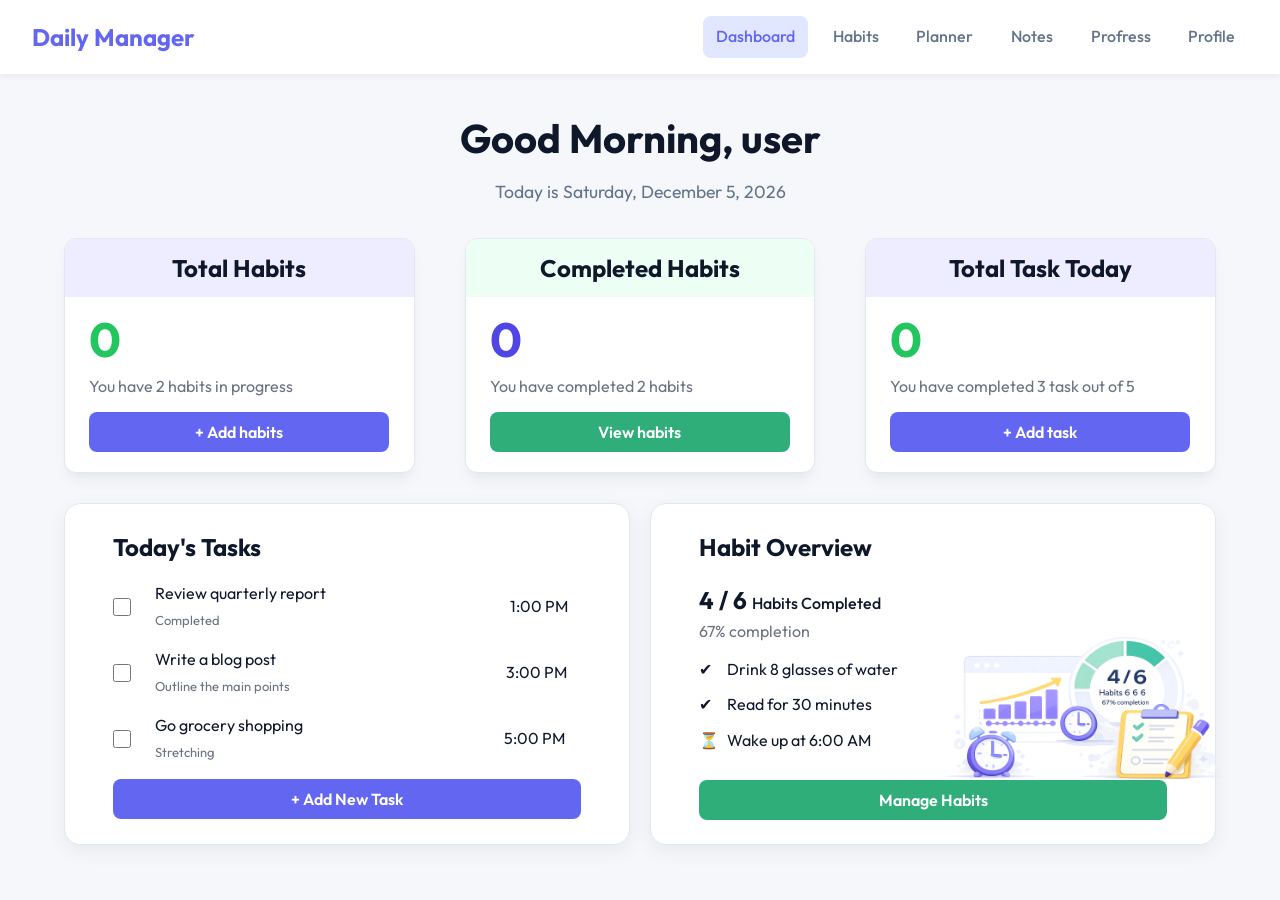
<file: Frontend/index.html>
<!doctype html>
<html lang="en">
  <head>
    <meta charset="UTF-8" />
    <meta name="viewport" content="width=device-width, initial-scale=1.0" />
    <title>Dashboard</title>
    <link rel="stylesheet" href="css/style.css" />
    <link rel="stylesheet" href="css/global.css" />
  </head>
  <body>
    <!-- NAVBAR -->
    <nav class="navbar">
      <div class="logo">Daily Manager</div>
      <ul>
        <li class="nav-links"><a href="index.html">Dashboard</a></li>
        <li class="nav-links"><a href="habit.html">Habits</a></li>
        <li class="nav-links"><a href="planner.html">Planner</a></li>
        <li class="nav-links"><a href="notes.html">Notes</a></li>
        <li class="nav-links"><a href="progress.html">Profress</a></li>
        <li class="nav-links"><a href="profile.html">Profile</a></li>
      </ul>
    </nav>

    <!-- MAIN -->
    <main class="container">
      <header class="page-header fade-in">
        <h1 class="greeting-msg" id="greeting-msg">Good Morning</h1>
        <p id="curr-date">Today is...</p>
      </header>
      <!-- STARTING -->
      <section class="card-container">
        <div class="card cards">
          <h2>Total Habits</h2>
          <h3 id="total-habits">0</h3>
          <p>You have 2 habits in progress</p>
          <button class="btn">+ Add habits</button>
        </div>
        <div class="card cards">
          <h2 id="mid">Completed Habits</h2>
          <h3 id="completed-habits">0</h3>
          <p>You have completed 2 habits</p>
          <button class="btn mid-btn">View habits</button>
        </div>
        <div class="card cards">
          <h2>Total Task Today</h2>
          <h3 id="total-task">0</h3>
          <p>You have completed 3 task out of 5</p>
          <button class="btn">+ Add task</button>
        </div>
      </section>

      <!-- SECOND -->

      <section class="bottom-section">
        <!-- Today's Tasks -->
        <div class="card tasks">
          <div class="card-header">
            <h3>Today's Tasks</h3>
          </div>

          <div class="task-item completed">
            <input type="checkbox" class="checkbox" />
            <div>
              <p class="task-title">Review quarterly report</p>
              <span class="task-status task-desc">Completed</span>
            </div>
            <span class="task-time t1">1:00 PM</span>
          </div>

          <div class="task-item">
            <input type="checkbox" class="checkbox" />
            <div>
              <p class="task-title">Write a blog post</p>
              <span class="task-desc">Outline the main points</span>
            </div>
            <span class="task-time t2">3:00 PM</span>
          </div>

          <div class="task-item">
            <input type="checkbox" class="checkbox" />
            <div>
              <p class="task-title">Go grocery shopping</p>
              <span class="task-desc">Stretching</span>
            </div>
            <span class="task-time t3">5:00 PM</span>
          </div>

          <button class="btns primary">+ Add New Task</button>
        </div>

        <!-- Habit Overview -->
        <div class="card habits">
            <div class="card-header">
                <h3>Habit Overview</h3>
              </div>
          <div class="content">
            <div>
              
              <h2>4 / 6 <span>Habits Completed</span></h2>
              <p class="percent">67% completion</p>

              <div class="habit-item completed">
                <span> ✔</span>
                <p>Drink 8 glasses of water</p>
              </div>

              <div class="habit-item completed">
                <span> ✔</span>
                <p>Read for 30 minutes</p>
              </div>

              <div class="habit-item pending">
                <span>⏳</span>
                <p>Wake up at 6:00 AM</p>
              </div>
            </div>
            <div class="img">
              <img src="image.png" alt="" />
            </div>
          </div>

          <button class="btns secondary">Manage Habits</button>
        </div>
      </section>
    </main>

    <script src="js/global.js"></script>
    <script src="js/app.js"></script>
  </body>
</html>
</file>
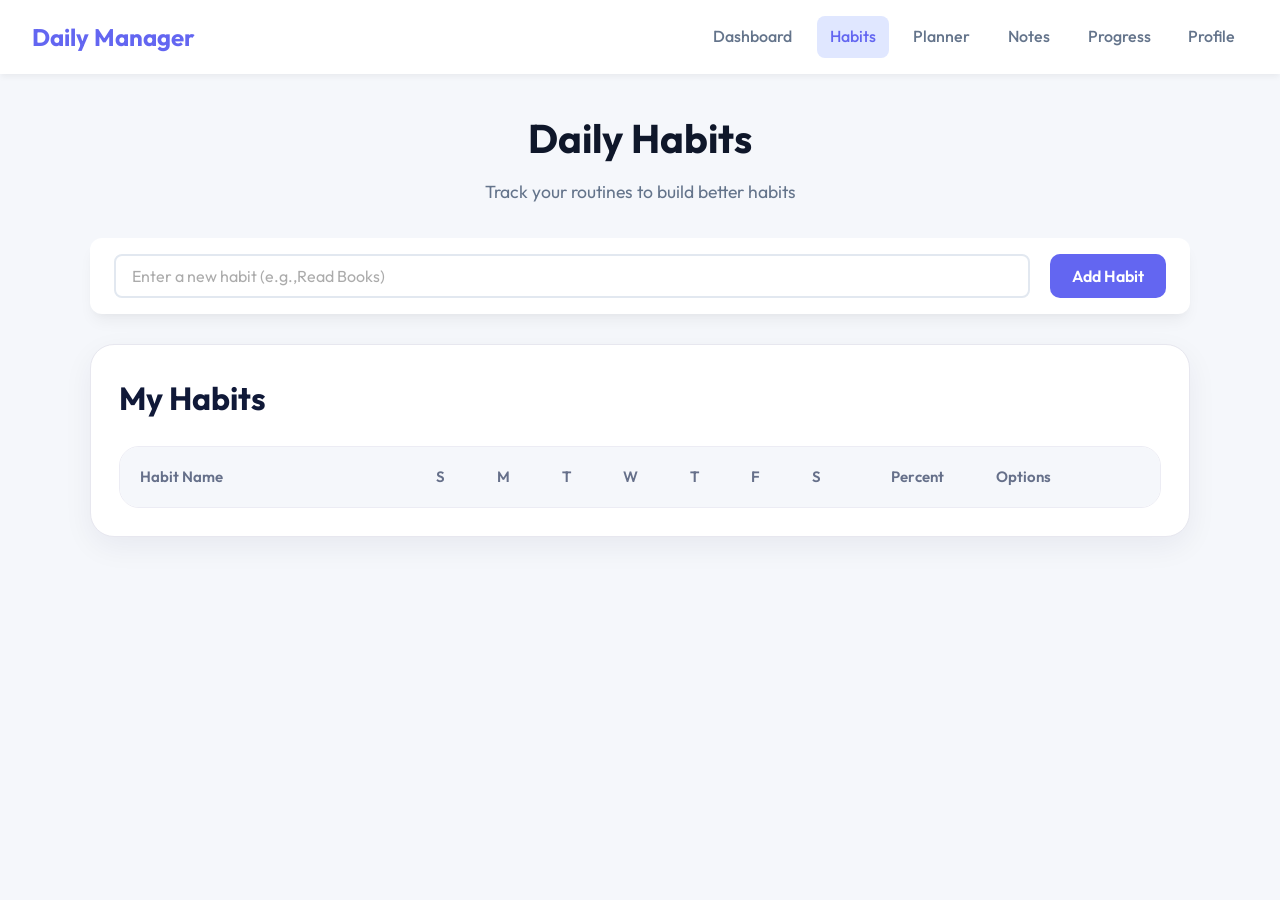
<file: Frontend/habit.html>
<!doctype html>
<html lang="en">
  <head>
    <meta charset="UTF-8" />
    <meta name="viewport" content="width=device-width, initial-scale=1.0" />
    <title>Habit</title>
    <link rel="stylesheet" href="css/habit.css" />
    <link rel="stylesheet" href="css/global.css" />
  </head>
  <body>
    <nav class="navbar">
      <div class="logo">Daily Manager</div>
      <ul>
        <li class="nav-links"><a href="index.html">Dashboard</a></li>
        <li class="nav-links"><a href="habit.html">Habits</a></li>
        <li class="nav-links"><a href="planner.html">Planner</a></li>
        <li class="nav-links"><a href="notes.html">Notes</a></li>
        <li class="nav-links"><a href="progress.html">Progress</a></li>
        <li class="nav-links"><a href="profile.html">Profile</a></li>
      </ul>
    </nav>

    <main class="container">
      <header class="page-header fade-in">
        <h1 class="greeting-msg" id="greeting-msg">Daily Habits</h1>
        <p id="curr-date">Track your routines to build better habits</p>
      </header>
      <form class="add-habits">
        <input
          id="habit-input"
          type="text"
          name="username"
          placeholder="Enter a new habit (e.g.,Read Books)"
        />
        <button class="btn add-btn" id="add-btn" type="submit">Add Habit</button>
      </form>
      <section class="my-habits">
        <div class="habits-card">
          <div class="habits-header">
            <h2>My Habits</h2>
          </div>

          <div class="habits-table">
            <div class="table-head">
              <div class="col habit-col habit-head">Habit Name</div>
              <div class="col days-head">
                <div class="col day-col">S</div>
                <div class="col day-col">M</div>
                <div class="col day-col">T</div>
                <div class="col day-col">W</div>
                <div class="col day-col">T</div>
                <div class="col day-col">F</div>
                <div class="col day-col">S</div>
              </div>
              <div class="col percent-col percent-head">Percent</div>
              <div class="col option-col">Options</div>
            </div>
            <ul id="habits-list">
              <!-- <div class="table-row">
                <div class="col habit-col habit-info">
                  <span class="habit-name">Drink water</span>
                </div>
                <div class="col day-col"><input type="checkbox" checked /></div>
                <div class="col day-col"><input type="checkbox" /></div>
                <div class="col day-col"><input type="checkbox" /></div>
                <div class="col day-col"><input type="checkbox" /></div>
                <div class="col day-col"><input type="checkbox" /></div>
                <div class="col day-col"><input type="checkbox" /></div>
                <div class="col day-col"><input type="checkbox" /></div>
                <div class="col option-col">
                  <button class="dots-btn">•••</button>
                </div>
              </div> -->
            </ul>
          </div>
        </div>
      </section>
    </main>

    <script src="js/global.js"></script>
    <script src="js/habit.js"></script>
  </body>
</html>
</file>
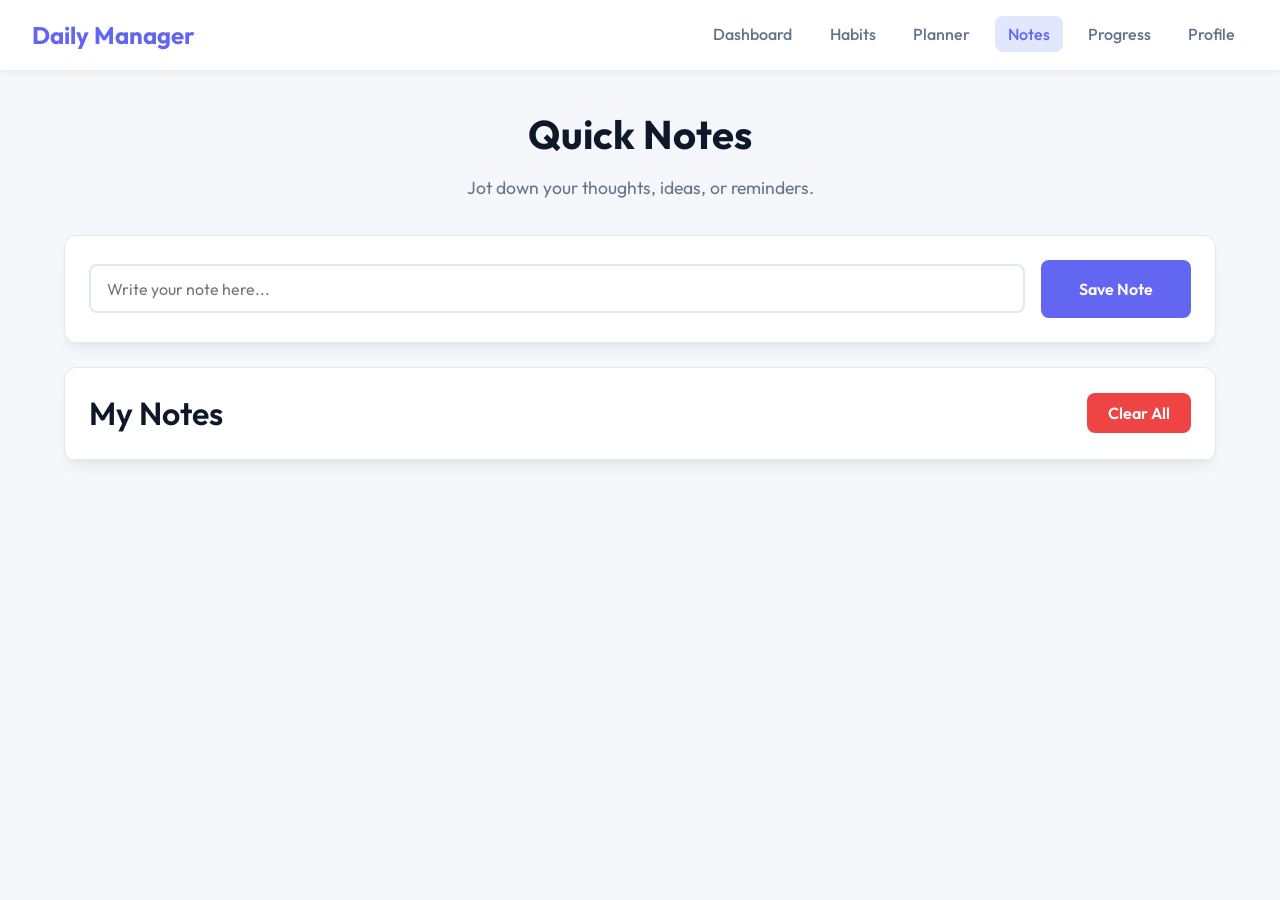
<file: Frontend/notes.html>
<!DOCTYPE html>
<html lang="en">
<head>
  <meta charset="UTF-8">
  <meta name="viewport" content="width=device-width, initial-scale=1.0">
  <title>Quick Notes</title>
  <link rel="stylesheet" href="css/global.css">
  <link rel="stylesheet" href="css/notes.css">
</head>
<body>

  <nav class="navbar">
    <div class="logo">Daily Manager</div>

    <ul class="nav-links">
      <li><a href="index.html">Dashboard</a></li>
      <li><a href="habit.html">Habits</a></li>
      <li><a href="planner.html">Planner</a></li>
      <li><a href="notes.html" class="active">Notes</a></li>
      <li><a href="progress.html">Progress</a></li>
      <li><a href="profile.html">Profile</a></li>
    </ul>
  </nav>

  <main class="container">
    <div class="page-header">
      <h1>Quick Notes</h1>
      <p>Jot down your thoughts, ideas, or reminders.</p>
    </div>

    <!-- Add Note Section -->
    <section class="card notes-input-card">
      <div class="notes-input-row">
        <input type="text" placeholder="Write your note here..." id="notes-input"></input>
        <button id="add-notes-btn">Save Note</button>
      </div>
    </section>

    <!-- My Notes Section -->
    <section class="card my-notes-card">
      <div class="my-notes-header">
        <h2>My Notes</h2>
        <button class="danger">Clear All</button>
      </div>

      <ul id="notes-list">

        <!-- <li class="note-item">
          <div class="note-text">
            <h3>Remember to call Mark in the afternoon</h3>
            <p>Added: Apr 24, 2024, 1:45 PM</p>
          </div>
          <div class="note-actions">
            <button class="action-btn edit-btn">Edit</button>
            <button class="action-btn delete-btn">Delete</button>
          </div>
        </li> -->

        <!-- <div class="note-item">
          <div class="note-text">
            <h3>Buy groceries: milk, bread, eggs, and chicken</h3>
            <p>Added: Apr 24, 2024, 11:30 AM</p>
          </div>
          <div class="note-actions">
            <button class="action-btn edit-btn">Edit</button>
            <button class="action-btn delete-btn">Delete</button>
          </div>
        </div>

        <div class="note-item">
          <div class="note-text">
            <h3>Brainstorm ideas for the upcoming presentation</h3>
            <p>Added: Apr 24, 2024, 9:00 AM</p>
          </div>
          <div class="note-actions">
            <button class="action-btn edit-btn">Edit</button>
            <button class="action-btn delete-btn">Delete</button>
          </div>
        </div>

        <div class="note-item">
          <div class="note-text">
            <h3>Plan trip itinerary for this weekend</h3>
            <p>Added: Apr 23, 2024, 10:15 AM</p>
          </div>
          <div class="note-actions">
            <button class="action-btn edit-btn">Edit</button>
            <button class="action-btn delete-btn">Delete</button>
          </div>
        </div> -->

      </ul>
    </section>
  </main>

  <script src="js/global.js"></script>
  <script src="js/notes.js"></script>
</body>
</html>
</file>
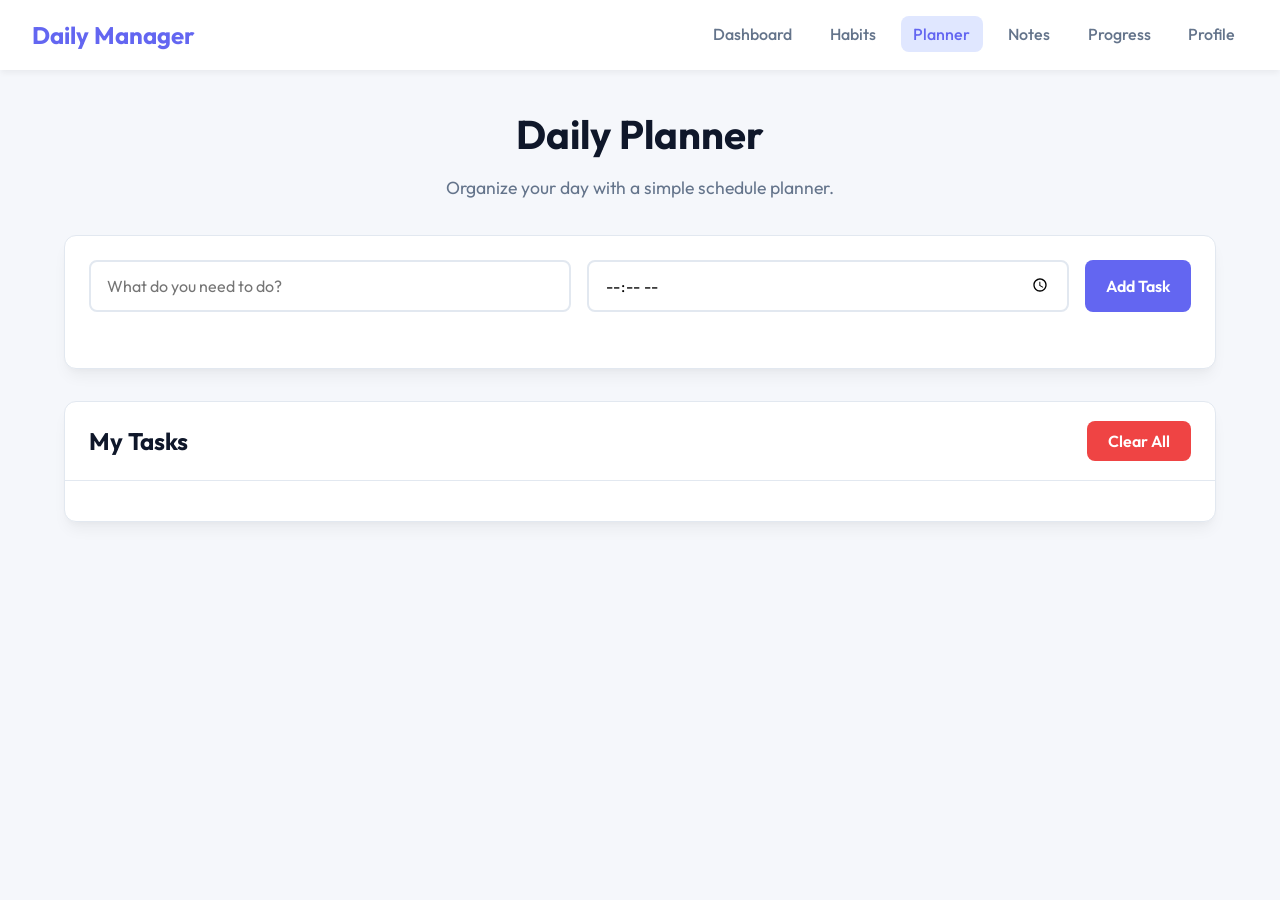
<file: Frontend/planner.html>
<!DOCTYPE html>
<html lang="en">
<head>
  <meta charset="UTF-8" />
  <meta name="viewport" content="width=device-width, initial-scale=1.0" />
  <title>Daily Planner</title>
  <link rel="stylesheet" href="css/global.css" />
  <link rel="stylesheet" href="css/planner.css" />
</head>
<body>
  <!-- Navbar -->
  <nav class="navbar">
    <div class="logo">Daily Manager</div>
    <ul class="nav-links">
      <li><a href="index.html">Dashboard</a></li>
      <li><a href="habit.html">Habits</a></li>
      <li><a href="#" class="active">Planner</a></li>
      <li><a href="notes.html">Notes</a></li>
      <li><a href="progress.html">Progress</a></li>
      <li><a href="profile.html">Profile</a></li>
    </ul>
  </nav>

  <!-- Main Container -->
  <main class="container">
    <!-- Header -->
    <div class="page-header">
      <h1>Daily Planner</h1>
      <p>Organize your day with a simple schedule planner.</p>
    </div>

    <!-- Add Task Section -->
    <section class="card planner-box">
      <div class="input-group">
        <input type="text" placeholder="What do you need to do?" id="task-input" />
        <input type="time" placeholder="Enter task time" id="time-input"/>
        <button id="add-task-btn">Add Task</button>
      </div>
    </section>

    <!-- My Tasks Section -->
    <section class="card tasks-section">
      <div class="tasks-header">
        <h2>My Tasks</h2>
        <button class="danger">Clear All</button>
      </div>

      <ul class="task-list" id="task-list">
        <!-- <div class="task-item">
          <div class="task-left">
            <input type="checkbox" />
            <span class="task-dot purple"></span>
            <p>Morning workout</p>
          </div>
          <span class="task-time">7:00 AM</span>
        </div> -->

        <!-- <div class="task-item">
          <div class="task-left">
            <input type="checkbox" />
            <span class="task-dot blue"></span>
            <p>Team meeting</p>
          </div>
          <span class="task-time">10:00 AM</span>
        </div>

        <div class="task-item">
          <div class="task-left">
            <input type="checkbox" />
            <span class="task-dot yellow"></span>
            <p>Work on project report</p>
          </div>
          <span class="task-time">2:00 PM</span>
        </div>

        <div class="task-item">
          <div class="task-left">
            <input type="checkbox" />
            <span class="task-dot pink"></span>
            <p>Call the client</p>
          </div>
          <span class="task-time">4:00 PM</span>
        </div>

        <div class="task-item">
          <div class="task-left">
            <input type="checkbox" />
            <span class="task-dot green"></span>
            <p>Grocery shopping</p>
          </div>
          <span class="task-time">5:30 PM</span>
        </div> -->
      </ul>
    </section>

    <script src="js/global.js"></script>
    <script src="js/planner.js"></script>
  </main>
</body>
</html>
</file>
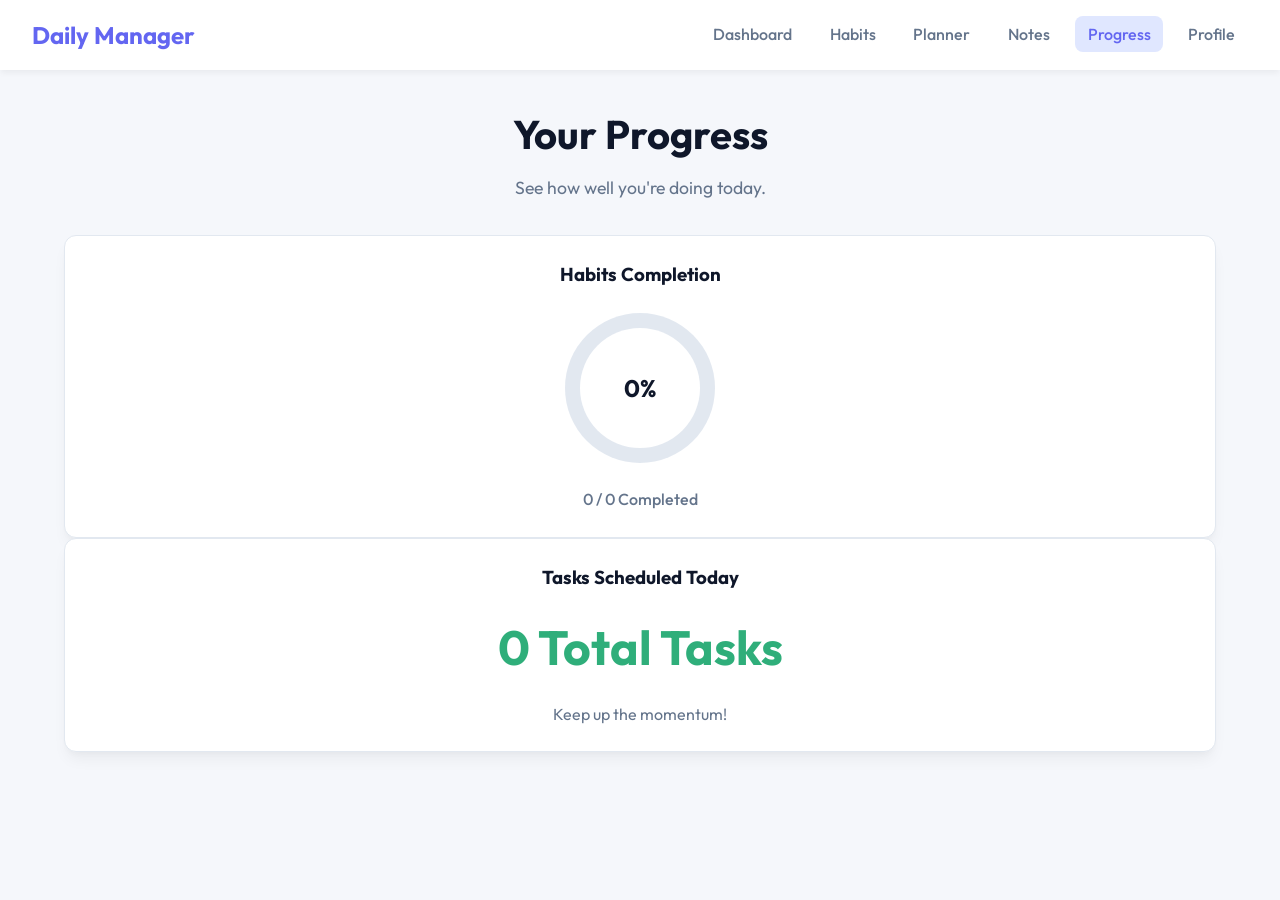
<file: Frontend/progress.html>
<!DOCTYPE html>
<html lang="en">
<head>
    <meta charset="UTF-8">
    <meta name="viewport" content="width=device-width, initial-scale=1.0">
    <title>Daily Life Manager - Progress</title>
    <link rel="stylesheet" href="css/global.css">
    <link rel="stylesheet" href="css/progress.css">
</head>
<body>
    <nav class="navbar">
        <div class="logo">Daily Manager</div>
        <ul class="nav-links">
            <li><a href="index.html">Dashboard</a></li>
            <li><a href="habit.html">Habits</a></li>
            <li><a href="planner.html">Planner</a></li>
            <li><a href="notes.html">Notes</a></li>
            <li><a href="progress.html">Progress</a></li>
            <li><a href="profile.html">Profile</a></li>
        </ul>
    </nav>

    <main class="container fade-in">
        <header class="page-header">
            <h1>Your Progress</h1>
            <p>See how well you're doing today.</p>
        </header>

        <div class="grid-3" style="justify-content: center; align-items: stretch;">
            <div class="card" style="text-align: center;">
                <h3 style="margin-bottom: 1.5rem;">Habits Completion</h3>
                <div class="progress-circle" id="habits-circle" style="--percentage: 0%;">
                    <span class="progress-text">0%</span>
                </div>
                <p id="habits-progress" style="color: var(--text-muted); font-weight: 500;">0 / 0 Completed</p>
            </div>

            <div class="card" style="text-align: center; display: flex; flex-direction: column; justify-content: center;">
                <h3 style="margin-bottom: 1rem;">Tasks Scheduled Today</h3>
                <p id="tasks-progress" style="font-size: 3rem; color: var(--secondary); font-weight: 700;">0</p>
                <p style="color: var(--text-muted); margin-top: 1rem;">Keep up the momentum!</p>
            </div>
        </div>
    </main>

    <script src="js/global.js"></script>
    <script src="js/progress.js"></script>
</body>
</html>
</file>
<file: Frontend/css/style.css>
.card-container{
    display: flex;
    justify-content: space-around;
    align-items: center;
    gap: 50px;
}

.card-container .card{
    width: 30vw;
    padding: 0 0 8px 0;
    overflow: hidden;
}
.cards h2{
    background-color: #ededff;
    padding: 10px;
    text-align: center;
}
.cards h3{
    font-size: xxx-large;
    font-weight: bold;
    margin: 4px 24px -4px 24px;
    color: #22C55E;
}
.cards p{
    margin: 0 24px;
    color: #6B7280;
}
.cards #mid{
    background-color: #edfff4;
}
.cards .mid-btn{
    background-color: #2FAE7A;
}
#completed-habits{
    color: #4f46e5;
}

.btn{
    background-color: #6366F1;
    margin: 12px 24px;
    width: 100%;
    max-width: 300px;
}
.card-container .cards:hover{
    transform: none;
}


.bottom-section {
  display: flex;
  gap: 20px;
  margin-top: 30px;
}

.bottom-section .card {
  flex: 1;
  background: #ffffff;
  padding: 24px 48px;
  border-radius: 16px;
  box-shadow: 0 6px 20px rgba(0,0,0,0.06);
}


/* TASKS */
.tasks{
    padding: 36px;
}

.card-header h3 {
  font-size: 24px;
  margin-bottom: 15px;
}

.task-item {
  display: flex;
  align-items: center;
  justify-content: left;
  margin-bottom: 15px;
  gap: 24px;
}

.checkbox{
    height: 18px;
    width: 18px;
    cursor: pointer;
}

.task-time{
    margin-left: 160px;
}
.t2{
    margin-left: 192px;
}
.t3{
    margin-left: 177px;
}
.task-desc{
    color: #6B7280;
    font-size: small;
}

.primary{
    width: 100%;
    background-color: #6366F1;
}

.bottom-section .card:hover{
    transform: none;
}

/* HABITS */
.habits{
    padding: 36px 0 36px 36px;
}
.content{
    display: flex;
    justify-content: end;
    align-items: end;
}
.img{
    height: 220px;
    margin: 0 -70px -50px auto;
}
.img img{
    height: 100%;
}
h2 span{
    font-size: medium;
    font-weight: 500;
}
.percent{
    color: #6B7280;
    margin-bottom: 12px;
}
.habit-item{
    display: flex;
    gap: 15px;
    margin-bottom: 10px;
}
.pending{
    gap: 8px;
}
.secondary{
    width: 100%;
    margin-top: 16px;
}
</file>
<file: Frontend/css/global.css>
@import url('https://fonts.googleapis.com/css2?family=Outfit:wght@300;400;500;600;700&display=swap');

:root {
    /* Define primary colors and theme variables */
    --primary: #6366F1;
    --primary-hover: #4f46e5;
    --secondary: #2FAE7A;
    --bg-color: #F5F7FB;
    --text-color: #0f172a;
    --text-muted: #64748b;
    --card-bg: #ffffff;
    --card-shadow: 0 10px 15px -3px rgba(0, 0, 0, 0.05), 0 4px 6px -2px rgba(0, 0, 0, 0.025);
    --border-color: #e2e8f0;
    --success: #10b981;
    --danger: #ef4444;
    --radius: 12px;
    --transition: 0.3s ease;
}

* {
    margin: 0;
    padding: 0;
    box-sizing: border-box;
}

body {
    font-family: 'Outfit', sans-serif;
    background-color: var(--bg-color);
    color: var(--text-color);
    line-height: 1.6;
    display: flex;
    flex-direction: column;
    min-height: 100vh;
}

/* Navbar Styling */
.navbar {
    background: var(--card-bg);
    padding: 1rem 2rem;
    display: flex;
    justify-content: space-between;
    align-items: center;
    box-shadow: 0 4px 6px -1px rgba(0, 0, 0, 0.05);
    position: sticky;
    top: 0;
    z-index: 100;
}

.logo {
    font-size: 1.5rem;
    font-weight: 700;
    background: var(--primary);
    -webkit-background-clip: text;
    background-clip: text;
    -webkit-text-fill-color: transparent;
    color: transparent;
}

.navbar ul{
    display: flex;
    gap: 12px;
}

.nav-links {
    list-style: none;
    display: flex;
    gap: 1.5rem;
}

.nav-links a {
    text-decoration: none;
    color: var(--text-muted);
    font-weight: 500;
    transition: var(--transition);
    padding: 0.5rem 0.8rem;
    border-radius: 8px;
}

.nav-links a:hover,
.nav-links a.active {
    color: var(--primary);
    background-color: #e0e7ff;
}

/* Main Layout */
.container {
    flex: 1;
    width: 100%;
    max-width: 1200px;
    margin: 2rem auto;
    padding: 0 1.5rem;
}

/* Page Header */
.page-header {
    margin-bottom: 2rem;
    text-align: center;
}

.page-header h1 {
    font-size: 2.5rem;
    margin-bottom: 0.5rem;
    color: var(--text-color);
}

.page-header p {
    color: var(--text-muted);
    font-size: 1.1rem;
}

/* Card Styling */
.card {
    background: var(--card-bg);
    border-radius: var(--radius);
    padding: 1.5rem;
    box-shadow: var(--card-shadow);
    transition: var(--transition);
    border: 1px solid var(--border-color);
}

.card:hover {
    transform: translateY(-5px);
    box-shadow: 0 20px 25px -5px rgba(0, 0, 0, 0.1), 0 10px 10px -5px rgba(0, 0, 0, 0.04);
}

/* Global Forms & Inputs */
.input-group {
    display: flex;
    gap: 1rem;
    margin-bottom: 2rem;
    flex-wrap: wrap;
}

input[type="text"],
input[type="time"],
input[type="email"],
textarea {
    flex: 1;
    padding: 0.8rem 1rem;
    border: 2px solid var(--border-color);
    border-radius: 8px;
    font-family: inherit;
    font-size: 1rem;
    transition: var(--transition);
    outline: none;
}

input[type="text"]:focus,
input[type="time"]:focus,
input[type="email"]:focus,
textarea:focus {
    border-color: var(--primary);
    box-shadow: 0 0 0 3px rgba(99, 102, 241, 0.2);
}

button {
    background: var(--secondary);
    color: white;
    border: none;
    padding: 0.625rem 1.3rem;
    border-radius: 8px;
    font-family: inherit;
    font-size: 1rem;
    font-weight: 600;
    cursor: pointer;
    transition: var(--transition);
}

button:hover {
    transform: translateY(-2px);
    box-shadow: 0 4px 12px rgba(99, 102, 241, 0.4);
}

button.danger {
    background: var(--danger);
}

button.danger:hover {
    box-shadow: 0 4px 12px rgba(239, 68, 68, 0.4);
}

/* Global Simple animations */
@keyframes fadeIn {
    from { opacity: 0; transform: translateY(10px); }
    to { opacity: 1; transform: translateY(0); }
}

.fade-in {
    animation: fadeIn 0.5s ease forwards;
}
</file>
<file: Frontend/css/habit.css>
.add-habits {
  display: flex;
  justify-content: center;
  align-items: center;
  background-color: #ffffff;
  max-width: 1100px;
  margin: 0 auto;
  padding: 16px 24px;
  gap: 20px;
  box-shadow: var(--card-shadow);
  border-radius: 12px;
}

.add-habits input {
  flex: 1;
  height: 44px;
  padding: 0 14px;
  border: 1px solid #d9deea;
  border-radius: 10px;
  font-size: 15px;
  outline: none;
}

.add-habits input:focus {
  border-color: #6366f1;
}

.add-habits input::placeholder {
  opacity: 0.6;
}

.add-habits button {
  background-color: #6366f1;
  color: #ffffff;
  border: none;
  padding: 12px 22px;
  border-radius: 10px;
  cursor: pointer;
}

.my-habits {
  padding: 30px 0;
}

.habits-card {
  max-width: 1100px;
  margin: auto;
  background: #ffffff;
  border: 1px solid #e7e7ef;
  border-radius: 24px;
  box-shadow: 0 10px 30px rgba(20, 24, 60, 0.06);
  padding: 28px;
}

.habits-header {
  display: flex;
  justify-content: space-between;
  align-items: center;
  margin-bottom: 22px;
}

.habits-header h2 {
  font-size: 32px;
  font-weight: 700;
  color: #101938;
  margin: 0;
}

.habits-table {
  background: #f8f9ff;
  border-radius: 20px;
  overflow: hidden;
  border: 1px solid #ececf4;
}

.table-head,
.table-row {
  display: grid;
  grid-template-columns: 2.8fr repeat(7, 0.6fr) 1fr 1fr;
  align-items: center;
}

.table-head {
  background: #f5f7fb;
  padding: 18px 20px;
  font-weight: 600;
  color: #66708a;
  font-size: 15px;
}

.table-row {
  background: #ffffff;
  padding: 18px 20px;
  border-top: 1px solid #f0f1f7;
}

.col {
  display: flex;
  align-items: center;
  justify-content: center;
}

.habit-col {
  justify-content: flex-start;
}


.habit-info {
  gap: 14px;
}

.habit-name {
  font-size: 22px;
  font-weight: 500;
  color: #18213c;

}
.habit-head{
  margin-right: 30px;
  min-width: 196px;
}
.days-head{
  margin: 0 70px;
  gap: 52px;

}
.checkbox{
  width: 20px;
  height: 20px;
  accent-color: var(--secondary);
  cursor: pointer;
}

.percent-col {
  justify-content: center;
}
.percent-head{
  margin-right: 52px;
}
.percent-badge {
  background: #eef2ff;
  color: #4f46e5;
  font-size: 14px;
  font-weight: 600;
  padding: 8px 14px;
  border-radius: 999px;
  min-width: 58px;
  text-align: center;
}

.option-col {
  justify-content: center;
}

.dots-btn {
  border: none;
  background: transparent;
  font-size: 22px;
  color: #9ca3b8;
  cursor: pointer;
  transition: 0.3s ease;
}

.dots-btn:hover {
  color: #6366f1;
}

#habits-list {
  list-style: none;
  margin: 0;
  padding: 0;
}
</file>
<file: Frontend/css/notes.css>
.notes-input-card {
    margin-bottom: 24px;
}

.notes-input-row {
    display: flex;
    align-items: center;
    gap: 16px;
}

.notes-input-row textarea {
    flex: 1;
    min-height: 110px;
    resize: vertical;
    padding: 16px;
    font-size: 16px;
    border-radius: 10px;
}

.notes-input-row button {
    min-width: 150px;
    height: 58px;
    background: var(--primary);
}

.notes-input-row button:hover {
    background: var(--primary-hover);
}

/* My Notes */
.my-notes-card {
    padding: 0;
    overflow: hidden;
}

.my-notes-header {
    display: flex;
    justify-content: space-between;
    align-items: center;
    padding: 20px 24px;
    border-bottom: 1px solid var(--border-color);
}

.my-notes-header h2 {
    font-size: 32px;
    font-weight: 600;
    color: var(--text-color);
}

.notes-list {
    padding: 0;
}

.note-item {
    display: flex;
    justify-content: space-between;
    align-items: center;
    gap: 20px;
    padding: 22px 24px;
    border-bottom: 1px solid var(--border-color);
    transition: var(--transition);
}

.note-item:last-child {
    border-bottom: none;
}

.note-item:hover {
    background-color: #f8fafc;
}

.note-text h3 {
    font-size: 18px;
    font-weight: 500;
    color: var(--text-color);
    margin-bottom: 6px;
}

.note-text p {
    font-size: 15px;
    color: var(--text-muted);
}

.note-actions {
    display: flex;
    gap: 10px;
    flex-shrink: 0;
}

.action-btn {
    padding: 10px 16px;
    font-size: 14px;
    border-radius: 8px;
    font-weight: 500;
}

.edit-btn {
    background: #e0e7ff;
    color: var(--primary);
}

.edit-btn:hover {
    box-shadow: 0 4px 10px rgba(99, 102, 241, 0.25);
}

.delete-btn {
    background: #fee2e2;
    color: var(--danger);
}

.delete-btn:hover {
    box-shadow: 0 4px 10px rgba(239, 68, 68, 0.25);
}
</file>
<file: Frontend/css/planner.css>
/* Planner page styling */

.planner-box {
    margin-bottom: 2rem;
}
.card:hover{
    transform: none;
    box-shadow: var(--card-shadow);
}
.tasks-section {
    padding: 0;
    overflow: hidden;
}

.tasks-header {
    display: flex;
    justify-content: space-between;
    align-items: center;
    padding: 1.2rem 1.5rem;
    border-bottom: 1px solid var(--border-color);
}

.tasks-header h2 {
    font-size: 1.5rem;
    color: var(--text-color);
}

.task-list {
    padding: 1rem 1.5rem 1.5rem;
}

.task-item {
    display: flex;
    justify-content: space-between;
    align-items: center;
    padding: 1rem;
    border: 1px solid var(--border-color);
    border-radius: 10px;
    margin-bottom: 1rem;
    background: #f8fafc;
    transition: var(--transition);
}

.task-item:hover {
    background: #eef2ff;
    transform: translateX(4px);
}

.task-left {
    display: flex;
    align-items: center;
    gap: 0.9rem;
}

.task-left p {
    font-size: 1rem;
    font-weight: 500;
    color: var(--text-color);
}

.task-left input[type="checkbox"] {
    width: 18px;
    height: 18px;
    accent-color: var(--secondary);
    cursor: pointer;
}

.task-dot {
    width: 14px;
    height: 14px;
    border-radius: 50%;
    display: inline-block;
}

/* Dot colors */
.purple {
    background: #a78bfa;
}

.blue {
    background: #60a5fa;
}

.yellow {
    background: #facc15;
}

.pink {
    background: #f472b6;
}

.green {
    background: #4ade80;
}

.task-time {
    background: #e0e7ff;
    color: var(--primary);
    padding: 0.4rem 0.8rem;
    border-radius: 999px;
    font-size: 0.9rem;
    font-weight: 600;
}

.input-group button{
    background-color: var(--primary);
}
</file>
<file: Frontend/css/progress.css>
/* Progress Section */
.progress-circle {
    width: 150px;
    height: 150px;
    border-radius: 50%;
    background: conic-gradient(var(--success) var(--percentage), var(--border-color) 0);
    display: flex;
    align-items: center;
    justify-content: center;
    margin: 0 auto 1.5rem;
    position: relative;
}

.progress-circle::after {
    content: '';
    width: 120px;
    height: 120px;
    background: var(--card-bg);
    border-radius: 50%;
    position: absolute;
}

.progress-text {
    position: relative;
    z-index: 1;
    font-size: 1.5rem;
    font-weight: 700;
    color: var(--text-color);
}
</file>
